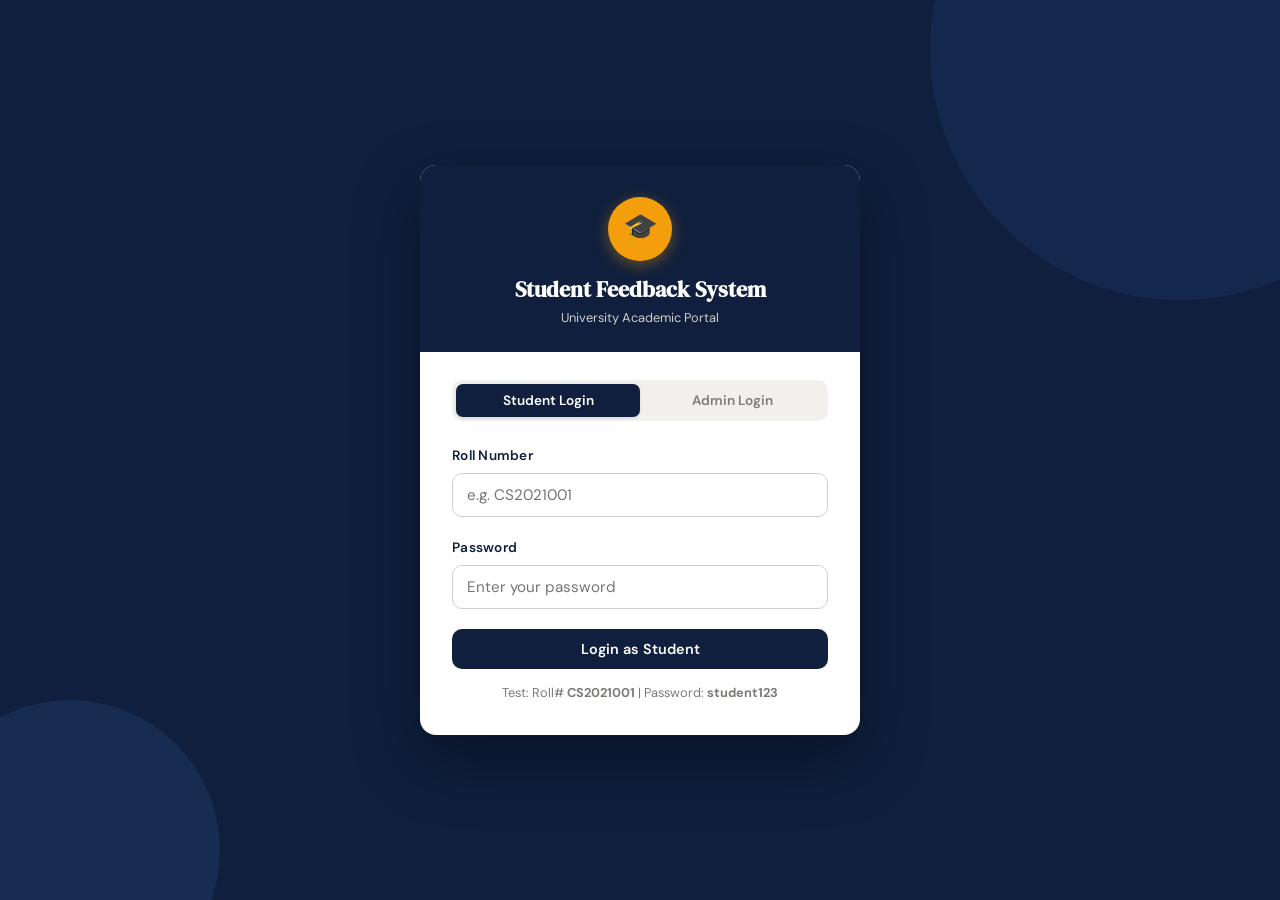
<file: index.html>
<!DOCTYPE html>
<html lang="en">
<head>
    <meta charset="UTF-8">
    <meta name="viewport" content="width=device-width, initial-scale=1.0">
    <title>Student Feedback System - Login</title>
    <link rel="stylesheet" href="style.css">
</head>
<body>
<div class="login-page">
    <div class="login-container">

        <!-- Header with university branding -->
        <div class="login-header">
            <div class="university-seal">🎓</div>
            <h1>Student Feedback System</h1>
            <p>University Academic Portal</p>
        </div>

        <div class="login-body">
            <!-- Tab switcher: Student / Admin -->
            <div class="login-tabs">
                <button class="tab-btn active" onclick="switchTab('student')">Student Login</button>
                <button class="tab-btn" onclick="switchTab('admin')">Admin Login</button>
            </div>

            <!-- Alert message area (shown on errors or success) -->
            <div id="alertBox" style="display:none;"></div>

            <!-- ── STUDENT LOGIN FORM ── -->
            <div id="studentForm">
                <div class="form-group">
                    <label for="rollNumber">Roll Number</label>
                    <input type="text" id="rollNumber" placeholder="e.g. CS2021001" maxlength="20">
                </div>
                <div class="form-group">
                    <label for="studentPassword">Password</label>
                    <input type="password" id="studentPassword" placeholder="Enter your password">
                </div>
                <button class="btn btn-primary btn-full" onclick="studentLogin()">
                    <span id="studentBtnText">Login as Student</span>
                    <span id="studentSpinner" class="spinner" style="display:none;"></span>
                </button>
                <p style="text-align:center; margin-top:14px; font-size:0.8rem;">
                    Test: Roll# <strong>CS2021001</strong> | Password: <strong>student123</strong>
                </p>
            </div>

            <!-- ── ADMIN LOGIN FORM ── -->
            <div id="adminForm" style="display:none;">
                <div class="form-group">
                    <label for="adminEmail">Admin Email</label>
                    <input type="email" id="adminEmail" placeholder="admin@university.edu">
                </div>
                <div class="form-group">
                    <label for="adminPassword">Password</label>
                    <input type="password" id="adminPassword" placeholder="Enter admin password">
                </div>
                <button class="btn btn-primary btn-full" onclick="adminLogin()">
                    <span id="adminBtnText">Login as Admin</span>
                    <span id="adminSpinner" class="spinner" style="display:none;"></span>
                </button>
                <p style="text-align:center; margin-top:14px; font-size:0.8rem;">
                    Test: <strong>admin@university.edu</strong> | Password: <strong>admin123</strong>
                </p>
            </div>

        </div><!-- /login-body -->
    </div><!-- /login-container -->
</div>

<script>
// ── TAB SWITCHER ──────────────────────────
function switchTab(type) {
    // Show/hide forms
    document.getElementById('studentForm').style.display = type === 'student' ? 'block' : 'none';
    document.getElementById('adminForm').style.display   = type === 'admin'   ? 'block' : 'none';

    // Update active tab button
    document.querySelectorAll('.tab-btn').forEach((btn, i) => {
        btn.classList.toggle('active', 
            (i === 0 && type === 'student') || (i === 1 && type === 'admin'));
    });

    clearAlert(); // Clear any error messages
}

// ── SHOW ALERT ────────────────────────────
function showAlert(message, type) {
    const icons = { success: '✅', error: '❌', info: 'ℹ️' };
    const box = document.getElementById('alertBox');
    box.className = `alert alert-${type}`;
    box.innerHTML = `<span>${icons[type]}</span> ${message}`;
    box.style.display = 'flex';
}

function clearAlert() {
    document.getElementById('alertBox').style.display = 'none';
}

// ── STUDENT LOGIN ─────────────────────────
async function studentLogin() {
    const rollNumber = document.getElementById('rollNumber').value.trim();
    const password   = document.getElementById('studentPassword').value;

    if (!rollNumber || !password) {
        return showAlert('Please enter roll number and password.', 'error');
    }

    // Show loading spinner
    document.getElementById('studentBtnText').textContent = 'Logging in...';
    document.getElementById('studentSpinner').style.display = 'inline-block';

    try {
        // Send POST request to backend API
        const response = await fetch('/auth/student-login', {
            method: 'POST',
            headers: { 'Content-Type': 'application/json' },
            body: JSON.stringify({ roll_number: rollNumber, password })
        });

        const data = await response.json();

        if (data.success) {
            showAlert('Login successful! Redirecting...', 'success');
            // Redirect to student dashboard after short delay
            setTimeout(() => { window.location.href = '/student'; }, 800);
        } else {
            showAlert(data.message, 'error');
        }
    } catch (err) {
        showAlert('Connection error. Is the server running?', 'error');
    } finally {
        // Hide spinner regardless of result
        document.getElementById('studentBtnText').textContent = 'Login as Student';
        document.getElementById('studentSpinner').style.display = 'none';
    }
}

// ── ADMIN LOGIN ───────────────────────────
async function adminLogin() {
    const email    = document.getElementById('adminEmail').value.trim();
    const password = document.getElementById('adminPassword').value;

    if (!email || !password) {
        return showAlert('Please enter email and password.', 'error');
    }

    document.getElementById('adminBtnText').textContent = 'Logging in...';
    document.getElementById('adminSpinner').style.display = 'inline-block';

    try {
        const response = await fetch('/auth/admin-login', {
            method: 'POST',
            headers: { 'Content-Type': 'application/json' },
            body: JSON.stringify({ email, password })
        });

        const data = await response.json();

        if (data.success) {
            showAlert('Admin login successful!', 'success');
            setTimeout(() => { window.location.href = '/admin-panel'; }, 800);
        } else {
            showAlert(data.message, 'error');
        }
    } catch (err) {
        showAlert('Connection error. Is the server running?', 'error');
    } finally {
        document.getElementById('adminBtnText').textContent = 'Login as Admin';
        document.getElementById('adminSpinner').style.display = 'none';
    }
}

// Allow pressing Enter key to submit forms
document.addEventListener('keypress', (e) => {
    if (e.key === 'Enter') {
        const studentVisible = document.getElementById('studentForm').style.display !== 'none';
        studentVisible ? studentLogin() : adminLogin();
    }
});
</script>
</body>
</html>
</file>
<file: style.css>
/* ============================================
   style.css - Shared Styles for All Pages
   ============================================
   Design: Clean, institutional — inspired by 
   university portals: structured, clear, formal 
   but modern. Dark navy + amber accent palette.
   ============================================ */

@import url('https://fonts.googleapis.com/css2?family=DM+Serif+Display&family=DM+Sans:wght@300;400;500;600&display=swap');

/* ── CSS VARIABLES (Theme Colors) ─────────── */
:root {
    --navy:      #0f1f3d;
    --navy-mid:  #1a3360;
    --navy-light:#2a4a7f;
    --amber:     #f59e0b;
    --amber-light:#fcd34d;
    --white:     #ffffff;
    --off-white: #f8f7f4;
    --gray-100:  #f1f0ed;
    --gray-300:  #d1cfc9;
    --gray-500:  #7c7b78;
    --gray-700:  #3d3c3a;
    --green:     #10b981;
    --red:       #ef4444;
    --shadow-sm: 0 1px 3px rgba(0,0,0,0.12);
    --shadow-md: 0 4px 16px rgba(15,31,61,0.15);
    --shadow-lg: 0 8px 32px rgba(15,31,61,0.2);
    --radius:    10px;
    --radius-lg: 16px;
    --font-head: 'DM Serif Display', Georgia, serif;
    --font-body: 'DM Sans', system-ui, sans-serif;
}

/* ── RESET & BASE ──────────────────────────── */
*, *::before, *::after { box-sizing: border-box; margin: 0; padding: 0; }

body {
    font-family: var(--font-body);
    background: var(--off-white);
    color: var(--gray-700);
    line-height: 1.6;
    min-height: 100vh;
}

/* ── TYPOGRAPHY ────────────────────────────── */
h1, h2, h3 { font-family: var(--font-head); color: var(--navy); line-height: 1.2; }
h1 { font-size: 2rem; }
h2 { font-size: 1.5rem; }
h3 { font-size: 1.15rem; }
p  { color: var(--gray-500); }

/* ── LAYOUT ────────────────────────────────── */
.container { max-width: 1100px; margin: 0 auto; padding: 0 24px; }
.page-wrapper { min-height: 100vh; display: flex; flex-direction: column; }

/* ── HEADER / NAVBAR ───────────────────────── */
.navbar {
    background: var(--navy);
    padding: 0 32px;
    display: flex;
    align-items: center;
    justify-content: space-between;
    height: 64px;
    box-shadow: 0 2px 8px rgba(0,0,0,0.3);
    position: sticky; top: 0; z-index: 100;
}

.navbar-brand {
    display: flex; align-items: center; gap: 12px;
    text-decoration: none;
}

.navbar-logo {
    width: 36px; height: 36px;
    background: var(--amber);
    border-radius: 8px;
    display: flex; align-items: center; justify-content: center;
    font-size: 18px;
}

.navbar-title {
    font-family: var(--font-head);
    color: var(--white);
    font-size: 1.1rem;
}

.navbar-subtitle { color: var(--amber-light); font-size: 0.7rem; letter-spacing: 0.08em; }

.navbar-right { display: flex; align-items: center; gap: 16px; }
.navbar-user  { color: var(--gray-300); font-size: 0.85rem; }
.navbar-user span { color: var(--amber-light); font-weight: 600; }

/* ── MAIN CONTENT AREA ─────────────────────── */
.main-content { flex: 1; padding: 32px 24px; }

/* ── CARDS ─────────────────────────────────── */
.card {
    background: var(--white);
    border-radius: var(--radius-lg);
    box-shadow: var(--shadow-md);
    overflow: hidden;
}

.card-header {
    background: var(--navy);
    padding: 20px 24px;
    display: flex; align-items: center; gap: 12px;
}

.card-header h2 { color: var(--white); font-size: 1.2rem; }
.card-header p  { color: var(--gray-300); font-size: 0.8rem; margin-top: 2px; }
.card-icon { font-size: 1.4rem; }

.card-body { padding: 28px 24px; }

/* ── STATS GRID ────────────────────────────── */
.stats-grid {
    display: grid;
    grid-template-columns: repeat(auto-fit, minmax(200px, 1fr));
    gap: 20px;
    margin-bottom: 28px;
}

.stat-card {
    background: var(--white);
    border-radius: var(--radius);
    padding: 20px;
    box-shadow: var(--shadow-sm);
    border-left: 4px solid var(--amber);
    display: flex; align-items: center; gap: 16px;
    transition: transform 0.15s ease, box-shadow 0.15s ease;
}

.stat-card:hover { transform: translateY(-2px); box-shadow: var(--shadow-md); }

.stat-icon {
    width: 48px; height: 48px;
    background: var(--navy);
    border-radius: 12px;
    display: flex; align-items: center; justify-content: center;
    font-size: 22px; flex-shrink: 0;
}

.stat-value { font-size: 1.8rem; font-weight: 700; color: var(--navy); line-height: 1; }
.stat-label { font-size: 0.8rem; color: var(--gray-500); margin-top: 2px; }

/* ── FORMS ─────────────────────────────────── */
.form-group { margin-bottom: 20px; }

label {
    display: block;
    font-size: 0.85rem;
    font-weight: 600;
    color: var(--navy);
    margin-bottom: 6px;
    letter-spacing: 0.02em;
}

input[type="text"],
input[type="email"],
input[type="password"],
select,
textarea {
    width: 100%;
    padding: 11px 14px;
    border: 1.5px solid var(--gray-300);
    border-radius: var(--radius);
    font-family: var(--font-body);
    font-size: 0.95rem;
    color: var(--gray-700);
    background: var(--white);
    transition: border-color 0.15s, box-shadow 0.15s;
    outline: none;
}

input:focus, select:focus, textarea:focus {
    border-color: var(--navy-light);
    box-shadow: 0 0 0 3px rgba(42,74,127,0.12);
}

textarea { resize: vertical; min-height: 100px; }

/* ── STAR RATING COMPONENT ─────────────────── */
.rating-group { margin-bottom: 20px; }

.rating-label {
    font-size: 0.85rem; font-weight: 600;
    color: var(--navy); margin-bottom: 8px;
}

.stars {
    display: flex; gap: 6px;
    flex-direction: row-reverse;
    justify-content: flex-end;
}

.stars input { display: none; }

.stars label {
    font-size: 1.8rem; cursor: pointer;
    color: var(--gray-300);
    transition: color 0.1s;
    margin: 0; padding: 0;
    font-weight: normal;
    letter-spacing: 0;
}

/* Star hover/check logic using CSS sibling selectors */
.stars label:hover,
.stars label:hover ~ label,
.stars input:checked ~ label {
    color: var(--amber);
}

/* ── BUTTONS ────────────────────────────────── */
.btn {
    display: inline-flex; align-items: center; justify-content: center; gap: 8px;
    padding: 11px 24px;
    border: none; border-radius: var(--radius);
    font-family: var(--font-body);
    font-size: 0.9rem; font-weight: 600;
    cursor: pointer;
    transition: all 0.15s ease;
    text-decoration: none;
}

.btn-primary {
    background: var(--navy);
    color: var(--white);
}
.btn-primary:hover { background: var(--navy-light); transform: translateY(-1px); box-shadow: var(--shadow-md); }

.btn-accent {
    background: var(--amber);
    color: var(--navy);
}
.btn-accent:hover { background: var(--amber-light); }

.btn-danger  { background: var(--red); color: var(--white); }
.btn-danger:hover  { background: #dc2626; }

.btn-ghost   { background: transparent; color: var(--navy); border: 1.5px solid var(--gray-300); }
.btn-ghost:hover { background: var(--gray-100); }

.btn-sm { padding: 7px 14px; font-size: 0.8rem; }
.btn-full { width: 100%; }

/* ── ALERTS / MESSAGES ─────────────────────── */
.alert {
    padding: 12px 16px;
    border-radius: var(--radius);
    font-size: 0.9rem;
    margin-bottom: 16px;
    display: flex; align-items: flex-start; gap: 10px;
    animation: fadeIn 0.3s ease;
}
.alert-success { background: #ecfdf5; color: #065f46; border: 1px solid #a7f3d0; }
.alert-error   { background: #fef2f2; color: #991b1b; border: 1px solid #fecaca; }
.alert-info    { background: #eff6ff; color: #1e40af; border: 1px solid #bfdbfe; }

/* ── TABLE ──────────────────────────────────── */
.table-wrapper { overflow-x: auto; border-radius: var(--radius); border: 1px solid var(--gray-100); }

table { width: 100%; border-collapse: collapse; font-size: 0.88rem; }

thead { background: var(--navy); }
thead th { color: var(--white); padding: 12px 16px; text-align: left; font-weight: 500; font-size: 0.8rem; letter-spacing: 0.04em; white-space: nowrap; }

tbody tr { border-bottom: 1px solid var(--gray-100); transition: background 0.1s; }
tbody tr:hover { background: var(--off-white); }
tbody td { padding: 12px 16px; vertical-align: middle; }

/* ── RATING BADGE ───────────────────────────── */
.rating-badge {
    display: inline-flex; align-items: center; gap: 4px;
    padding: 4px 10px;
    border-radius: 20px;
    font-weight: 700; font-size: 0.8rem;
}
.rating-5 { background: #ecfdf5; color: #065f46; }
.rating-4 { background: #eff6ff; color: #1e40af; }
.rating-3 { background: #fffbeb; color: #92400e; }
.rating-2 { background: #fff7ed; color: #9a3412; }
.rating-1 { background: #fef2f2; color: #991b1b; }

/* ── LOGIN PAGE SPECIFIC ────────────────────── */
.login-page {
    min-height: 100vh;
    background: var(--navy);
    display: flex; align-items: center; justify-content: center;
    padding: 24px;
    position: relative;
    overflow: hidden;
}

/* Decorative background shapes */
.login-page::before {
    content: '';
    position: absolute;
    width: 500px; height: 500px;
    border-radius: 50%;
    background: var(--navy-mid);
    top: -200px; right: -150px;
    opacity: 0.5;
}
.login-page::after {
    content: '';
    position: absolute;
    width: 300px; height: 300px;
    border-radius: 50%;
    background: var(--navy-light);
    bottom: -100px; left: -80px;
    opacity: 0.3;
}

.login-container {
    width: 100%; max-width: 440px;
    background: var(--white);
    border-radius: var(--radius-lg);
    box-shadow: 0 24px 64px rgba(0,0,0,0.4);
    overflow: hidden;
    position: relative; z-index: 1;
    animation: slideUp 0.4s ease;
}

.login-header {
    background: var(--navy);
    padding: 32px 32px 24px;
    text-align: center;
}

.university-seal {
    width: 64px; height: 64px;
    background: var(--amber);
    border-radius: 50%;
    display: flex; align-items: center; justify-content: center;
    font-size: 28px;
    margin: 0 auto 16px;
    box-shadow: 0 4px 16px rgba(245,158,11,0.4);
}

.login-header h1 { color: var(--white); font-size: 1.4rem; }
.login-header p  { color: var(--gray-300); font-size: 0.8rem; margin-top: 4px; }

.login-body { padding: 28px 32px 32px; }

.login-tabs {
    display: flex;
    border-radius: var(--radius);
    background: var(--gray-100);
    padding: 4px;
    margin-bottom: 24px;
}

.tab-btn {
    flex: 1; padding: 8px;
    border: none; background: transparent;
    border-radius: 7px;
    font-family: var(--font-body);
    font-size: 0.85rem; font-weight: 600;
    cursor: pointer; color: var(--gray-500);
    transition: all 0.2s;
}

.tab-btn.active {
    background: var(--navy);
    color: var(--white);
    box-shadow: var(--shadow-sm);
}

/* ── SECTION HEADERS ─────────────────────────── */
.section-header {
    display: flex; align-items: center; justify-content: space-between;
    margin-bottom: 20px; flex-wrap: gap;
}
.section-header h2 { font-size: 1.2rem; }

/* ── TABS ────────────────────────────────────── */
.tab-nav {
    display: flex; gap: 4px;
    border-bottom: 2px solid var(--gray-100);
    margin-bottom: 24px;
}
.tab-nav-btn {
    padding: 10px 18px;
    border: none; background: transparent;
    border-bottom: 3px solid transparent;
    margin-bottom: -2px;
    font-family: var(--font-body);
    font-size: 0.9rem; font-weight: 500;
    cursor: pointer; color: var(--gray-500);
    transition: all 0.15s;
}
.tab-nav-btn.active { color: var(--navy); border-bottom-color: var(--amber); }
.tab-nav-btn:hover  { color: var(--navy); }

.tab-panel { display: none; }
.tab-panel.active { display: block; }

/* ── FILTER BAR ──────────────────────────────── */
.filter-bar {
    display: flex; gap: 12px; flex-wrap: wrap;
    padding: 16px; background: var(--gray-100);
    border-radius: var(--radius); margin-bottom: 20px;
    align-items: flex-end;
}
.filter-bar .form-group { margin-bottom: 0; min-width: 160px; }
.filter-bar label { font-size: 0.78rem; }

/* ── ANIMATIONS ──────────────────────────────── */
@keyframes fadeIn  { from { opacity: 0; } to { opacity: 1; } }
@keyframes slideUp { from { opacity: 0; transform: translateY(24px); } to { opacity: 1; transform: translateY(0); } }

/* ── EMPTY STATE ─────────────────────────────── */
.empty-state {
    text-align: center; padding: 48px 24px; color: var(--gray-500);
}
.empty-state .empty-icon { font-size: 3rem; margin-bottom: 12px; }
.empty-state p { font-size: 0.9rem; }

/* ── LOADING SPINNER ─────────────────────────── */
.spinner {
    display: inline-block; width: 18px; height: 18px;
    border: 2px solid rgba(255,255,255,0.3);
    border-top-color: white;
    border-radius: 50%;
    animation: spin 0.7s linear infinite;
}
@keyframes spin { to { transform: rotate(360deg); } }

/* ── PROGRESS BAR ────────────────────────────── */
.progress-bar-wrap { background: var(--gray-100); border-radius: 999px; height: 8px; overflow: hidden; }
.progress-bar { height: 100%; background: var(--amber); border-radius: 999px; transition: width 0.5s ease; }

/* ── FOOTER ──────────────────────────────────── */
footer {
    text-align: center; padding: 16px;
    font-size: 0.78rem; color: var(--gray-500);
    border-top: 1px solid var(--gray-100);
    margin-top: auto;
}

/* ── RESPONSIVE ──────────────────────────────── */
@media (max-width: 600px) {
    .stats-grid { grid-template-columns: 1fr 1fr; }
    .navbar { padding: 0 16px; }
    .main-content { padding: 20px 16px; }
    .card-body { padding: 20px 16px; }
    .filter-bar { flex-direction: column; }
}
</file>
